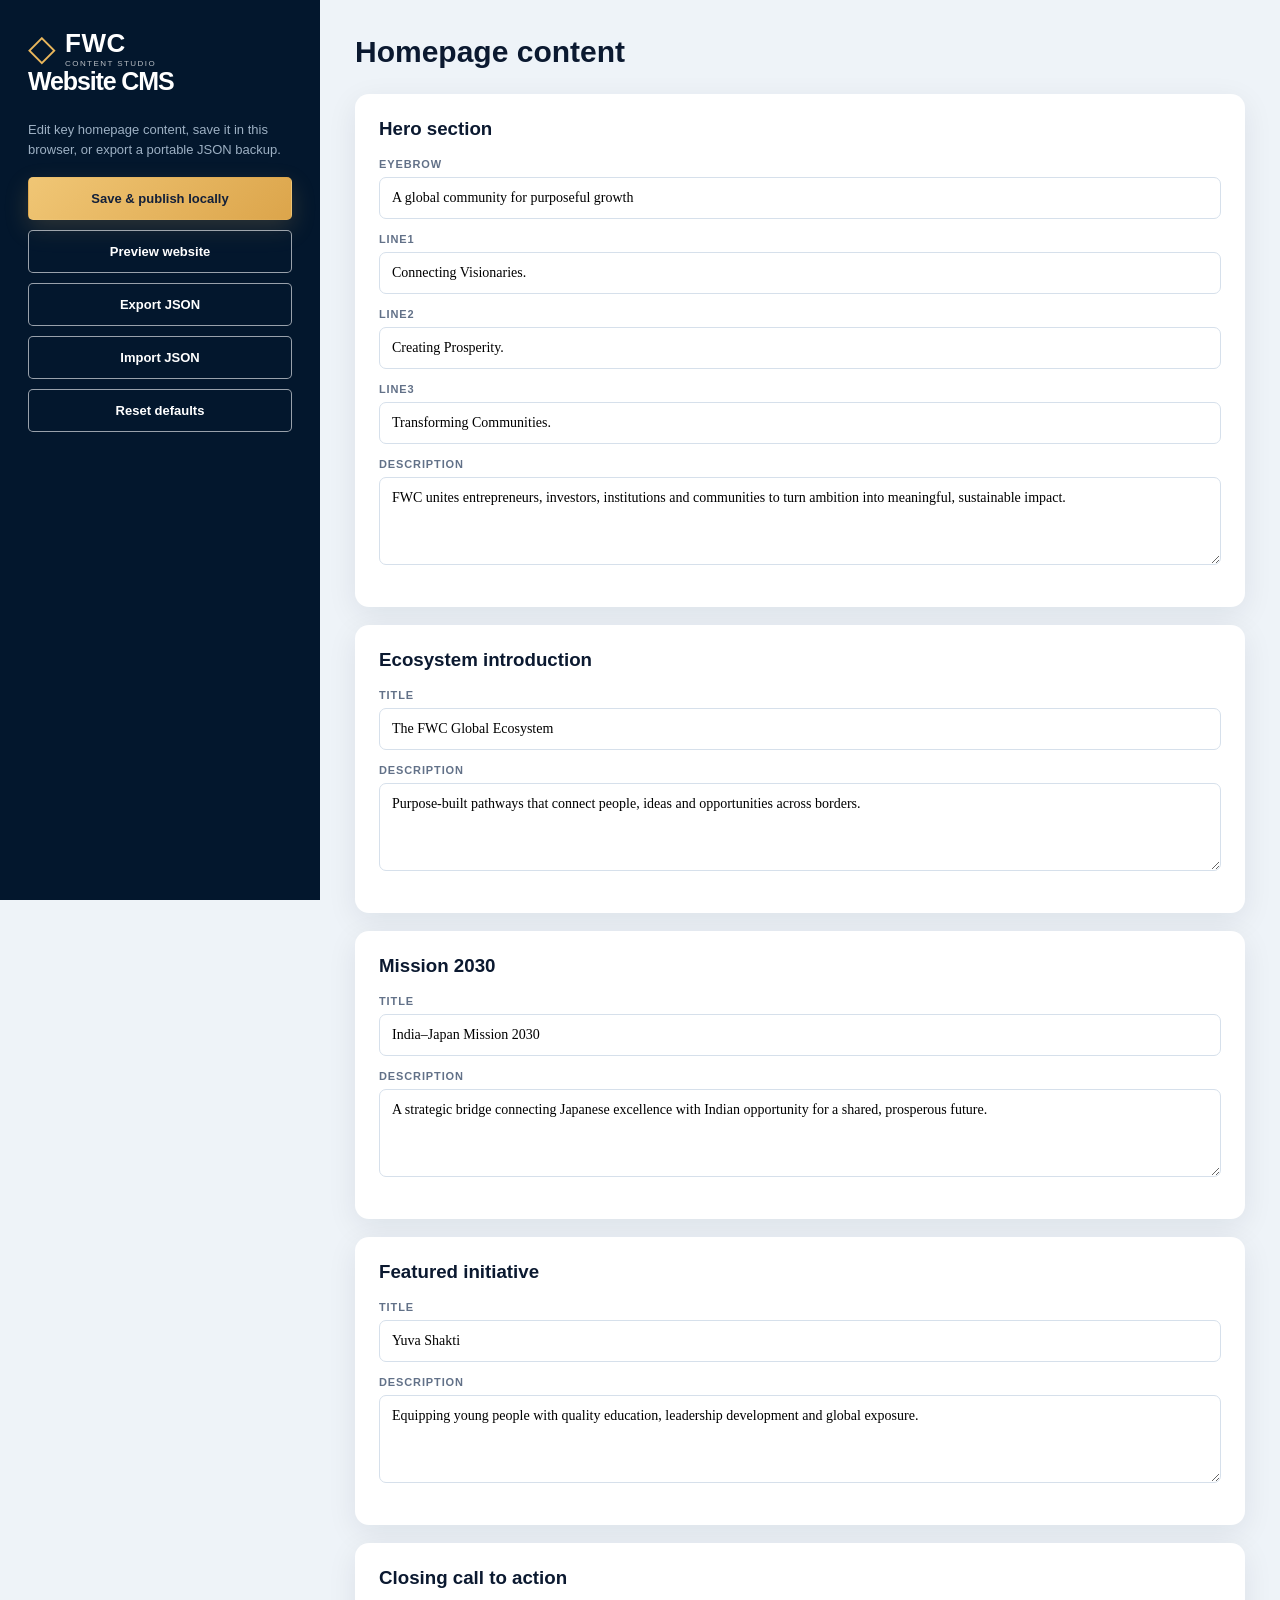
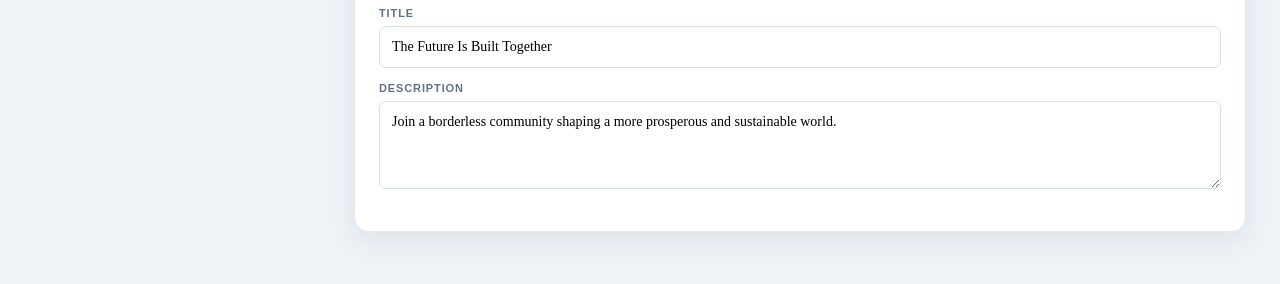
<file: admin.html>
<!doctype html><html lang="en"><head><meta charset="UTF-8"><meta name="viewport" content="width=device-width,initial-scale=1"><title>FWC Content Studio</title><link rel="stylesheet" href="styles.css"><style>
body{background:#eef3f8}.cms-shell{display:grid;grid-template-columns:320px 1fr;min-height:100vh}.cms-sidebar{background:#03172d;color:#fff;padding:28px;position:sticky;top:0;height:100vh;overflow:auto}.cms-sidebar h1{font-size:25px}.cms-sidebar p{color:#9db0c3;font-size:13px;line-height:1.5}.cms-sidebar .btn{width:100%;margin:5px 0}.cms-main{padding:35px}.cms-main h2{font-size:30px}.cms-card{background:#fff;border-radius:14px;padding:24px;box-shadow:0 8px 30px rgba(3,23,45,.08);margin-bottom:18px}.cms-card h3{margin-bottom:18px}.field{display:block;margin:14px 0}.field span{display:block;font-size:11px;text-transform:uppercase;letter-spacing:.08em;font-weight:800;color:#627188;margin-bottom:7px}.field input,.field textarea{width:100%;padding:12px;border:1px solid #d6e0eb;border-radius:7px;font:14px "DM Sans";outline:none}.field textarea{min-height:88px;resize:vertical}.notice{display:none;background:#e4f7e9;color:#176735;padding:12px;border-radius:8px;margin-bottom:16px}.notice.show{display:block}.file{display:none}@media(max-width:760px){.cms-shell{grid-template-columns:1fr}.cms-sidebar{height:auto;position:relative}.cms-main{padding:20px}}
</style></head><body><div class="cms-shell"><aside class="cms-sidebar"><a class="brand" href="index.html"><span class="brand-mark">◇</span><span><strong>FWC</strong><small>Content Studio</small></span></a><h1>Website CMS</h1><p>Edit key homepage content, save it in this browser, or export a portable JSON backup.</p><button class="btn btn-gold" id="save">Save &amp; publish locally</button><a class="btn btn-ghost" href="index.html" target="_blank">Preview website</a><button class="btn btn-ghost" id="export">Export JSON</button><label class="btn btn-ghost">Import JSON<input class="file" type="file" id="import" accept=".json"></label><button class="btn btn-ghost" id="reset">Reset defaults</button></aside><main class="cms-main"><div class="notice" id="notice">Changes saved. Refresh the website preview to see them.</div><h2>Homepage content</h2><div id="form"></div></main></div><script src="admin.js"></script></body></html>
</file>
<file: styles.css>
:root{--navy:#03172d;--navy2:#06284b;--blue:#0c5cc4;--gold:#eab75c;--ink:#0b1930;--muted:#607087;--line:#dde5ef;--paper:#f7f9fc;--white:#fff;--radius:18px;--shadow:0 18px 50px rgba(4,25,48,.1)}
*{box-sizing:border-box}html{scroll-behavior:smooth}body{margin:0;color:var(--ink);font-family:"DM Sans",sans-serif;background:#fff}a{color:inherit;text-decoration:none}h1,h2,h3,h4,p{margin-top:0}h1,h2,h3,.brand strong{font-family:"Manrope",sans-serif}.container{width:min(1160px,calc(100% - 40px));margin:auto}
.site-header{height:78px;padding:0 max(20px,calc((100vw - 1160px)/2));display:flex;align-items:center;gap:28px;color:#fff;background:rgba(2,18,35,.92);position:absolute;z-index:20;width:100%;border-bottom:1px solid rgba(255,255,255,.1)}
.brand{display:flex;align-items:center;gap:9px;min-width:185px}.brand-mark{color:var(--gold);font-size:36px;line-height:1}.brand strong{display:block;font-size:26px;letter-spacing:.02em}.brand small{display:block;text-transform:uppercase;font-size:8px;letter-spacing:.18em;opacity:.72}
nav{display:flex;justify-content:center;gap:25px;flex:1;font-size:13px}nav a{opacity:.82}nav a:hover{opacity:1;color:var(--gold)}.btn{display:inline-flex;align-items:center;justify-content:center;gap:12px;padding:13px 19px;border-radius:5px;border:1px solid transparent;font-weight:700;font-size:13px;transition:.2s}.btn:hover{transform:translateY(-2px)}.btn-gold{color:#132039;background:linear-gradient(135deg,#f0c675,#dca54b);box-shadow:0 9px 25px rgba(231,180,88,.18)}.btn-ghost{color:#fff;border-color:rgba(255,255,255,.6);background:rgba(4,25,48,.25)}.header-cta{white-space:nowrap}.menu-toggle{display:none}
.hero{min-height:690px;color:#fff;background:linear-gradient(90deg,rgba(1,16,33,.98) 0%,rgba(1,17,34,.85) 42%,rgba(1,20,41,.2) 72%),url("assets/hero.jpg") center/cover;position:relative;padding-top:78px;overflow:hidden}.hero:after{content:"";position:absolute;inset:0;background-image:radial-gradient(circle at 65% 24%,rgba(98,180,255,.28),transparent 27%),linear-gradient(transparent 95%,rgba(255,255,255,.1) 95%);pointer-events:none}.hero-glow{position:absolute;width:520px;height:520px;border:1px solid rgba(116,195,255,.2);border-radius:50%;right:7%;top:40px;box-shadow:0 0 80px rgba(56,149,255,.12)}.hero-content{position:relative;z-index:2;padding-top:115px}.eyebrow{text-transform:uppercase;letter-spacing:.16em;font-size:11px;font-weight:800;color:var(--blue);margin-bottom:13px}.hero .eyebrow,.mission .eyebrow,.cta .eyebrow{color:var(--gold)}h1{font-size:clamp(42px,5vw,68px);line-height:1.08;letter-spacing:-.045em;max-width:720px;margin-bottom:25px}h1 em{color:var(--gold);font-style:normal}.lead{font-size:17px;line-height:1.65;max-width:590px;color:#d7e1ec;margin-bottom:30px}.button-row{display:flex;gap:12px}.stats{position:absolute;z-index:3;left:50%;transform:translateX(-50%);bottom:28px;display:grid;grid-template-columns:repeat(6,1fr);background:rgba(5,39,74,.74);border:1px solid rgba(115,181,237,.15);backdrop-filter:blur(16px);border-radius:10px}.stat{padding:18px 16px;border-right:1px solid rgba(255,255,255,.14)}.stat:last-child{border:0}.stat strong{display:block;color:#fff;font:700 22px "Manrope";margin-bottom:4px}.stat span{font-size:10px;color:#c7d4e2}
.trust-strip{text-align:center;padding:25px 20px;border-bottom:1px solid var(--line)}.trust-strip p{text-transform:uppercase;letter-spacing:.16em;font-size:9px;color:#7c8797;font-weight:700}.logo-row{display:flex;align-items:center;justify-content:center;gap:54px;flex-wrap:wrap;color:#586276;font:700 19px Georgia;filter:grayscale(1)}
.section{padding:86px 0}.section-heading{text-align:center;max-width:700px;margin:0 auto 38px}.section-heading h2,.split-heading h2,.mission h2,.cta h2{font-size:clamp(28px,3vw,42px);letter-spacing:-.035em;margin-bottom:12px}.section-heading>p:last-child{color:var(--muted);line-height:1.6}.compact{margin-bottom:30px}.card-grid{display:grid;grid-template-columns:repeat(4,1fr);gap:14px}.eco-card{border:1px solid var(--line);border-radius:12px;padding:22px;min-height:190px;position:relative;transition:.25s;background:#fff}.eco-card:hover{transform:translateY(-5px);box-shadow:var(--shadow);border-color:#b7cff1}.eco-icon,.opp-icon{width:48px;height:48px;display:grid;place-items:center;border-radius:50%;font-size:24px;background:linear-gradient(135deg,var(--blue),#032c64);color:#fff;margin-bottom:17px}.eco-card:nth-child(3n+2) .eco-icon{background:linear-gradient(135deg,#7436ba,#4b1386)}.eco-card:nth-child(3n) .eco-icon{background:linear-gradient(135deg,#d64a41,#941f25)}.eco-card h3{font-size:16px}.eco-card p{color:var(--muted);font-size:13px;line-height:1.55}.eco-card b{position:absolute;right:20px;bottom:15px;color:var(--blue)}
.mission{min-height:420px;display:grid;grid-template-columns:42% 58%;color:#fff;background:var(--navy)}.mission-copy{padding:72px max(30px,calc((100vw - 1160px)/2));padding-right:50px}.mission-copy>p:not(.eyebrow){color:#ccdae9;line-height:1.65;max-width:520px}.mission-image{background:linear-gradient(90deg,var(--navy),transparent 20%),url("assets/mission.jpg") center/cover}.mission-tags{display:flex;gap:10px;flex-wrap:wrap;margin:25px 0}.mission-tags span{font-size:10px;padding:8px 10px;border:1px solid rgba(255,255,255,.2);border-radius:30px}
.initiatives{background:var(--paper)}.feature-panel{display:grid;grid-template-columns:34% 1fr 25%;gap:30px;align-items:center;background:#fff;padding:14px;border-radius:var(--radius);box-shadow:var(--shadow)}.feature-image{background:url("assets/people.jpg") center/cover;border-radius:12px;min-height:275px}.feature-copy{padding:15px 0}.kicker{font-size:11px;font-weight:800;color:var(--blue);text-transform:uppercase}.feature-copy h3{font-size:27px;margin:8px 0}.feature-copy p,.feature-copy li{font-size:13px;color:var(--muted);line-height:1.55}.feature-copy ul{padding-left:18px}.feature-copy a,.split-heading a{font-weight:800;font-size:12px;color:var(--blue)}.impact-box{display:grid;grid-template-columns:1fr 1fr;background:linear-gradient(145deg,#06284b,#03172d);color:#fff;border-radius:12px;padding:30px 24px;gap:7px 18px}.impact-box strong{font:700 24px "Manrope"}.impact-box span{font-size:10px;color:#bdcad9;margin-bottom:18px}
.split-heading{display:flex;align-items:end;justify-content:space-between;margin-bottom:24px}.split-heading h2{font-size:26px;margin:0}.opportunity-grid{display:grid;grid-template-columns:repeat(6,1fr);gap:12px}.opp-card{padding:18px;border:1px solid var(--line);border-radius:10px}.opp-icon{width:38px;height:38px;font-size:17px}.opp-card small{color:var(--muted);display:block}.opp-card strong{display:block;font-size:14px;margin:5px 0}.opp-card span{font-size:11px;color:var(--blue)}
.newsroom{padding-top:20px}.two-column{display:grid;grid-template-columns:1.15fr .85fr;gap:32px}.story-grid{display:grid;grid-template-columns:repeat(3,1fr);gap:12px}.story{min-height:260px;border-radius:12px;padding:18px;display:flex;flex-direction:column;justify-content:flex-end;color:#fff;background:linear-gradient(transparent,rgba(1,17,34,.97)),url("assets/hero.jpg") center/cover}.story:nth-child(2){background-image:linear-gradient(transparent,rgba(1,17,34,.97)),url("assets/people.jpg")}.story h3{font-size:16px;margin:8px 0}.story small{color:var(--gold)}.event{display:grid;grid-template-columns:55px 1fr auto;align-items:center;gap:16px;padding:15px 0;border-bottom:1px solid var(--line)}.date{text-align:center;border:1px solid var(--line);border-radius:7px;padding:8px 4px;font-weight:800}.date b{display:block;font-size:20px}.event h3{font-size:14px;margin:0 0 4px}.event p{font-size:11px;color:var(--muted);margin:0}.status{font-size:9px;color:#268243;background:#e8f6eb;padding:6px 9px;border-radius:20px}
.insights{background:var(--paper)}.insight-grid{display:grid;grid-template-columns:repeat(4,1fr);gap:14px}.insight-card{background:#fff;border:1px solid var(--line);border-radius:10px;padding:24px;min-height:190px}.insight-card span{font-size:10px;color:var(--blue);font-weight:800}.insight-card h3{font-size:17px;line-height:1.35;margin-top:13px}.insight-card a{font-size:11px;color:#aa7523;font-weight:800}
.cta{text-align:center;color:#fff;padding:72px 20px;background:radial-gradient(circle at 50% 0,rgba(27,112,200,.4),transparent 45%),var(--navy)}.cta p:not(.eyebrow){color:#c5d2df}.centered{justify-content:center}footer{background:#02111f;color:#c5d0dd;padding:55px 0 25px}.footer-grid{display:grid;grid-template-columns:2fr repeat(3,1fr);gap:50px}.footer-grid h4{color:#fff;margin-bottom:14px}.footer-grid>div>a{display:block;font-size:12px;margin:9px 0;color:#9dadbe}.footer-brand{color:#fff}.copyright{margin-top:45px;padding-top:18px;border-top:1px solid rgba(255,255,255,.1);font-size:11px;color:#718296}
@media(max-width:900px){.site-header{position:absolute}.header-cta,nav{display:none}.menu-toggle{display:block;margin-left:auto;background:none;border:0;width:42px;height:42px}.menu-toggle span{display:block;height:2px;background:#fff;margin:7px}.site-header.open nav{display:flex;position:absolute;top:78px;left:0;right:0;flex-direction:column;background:#03172d;padding:25px}.hero{min-height:780px}.hero-content{padding-top:85px}.stats{grid-template-columns:repeat(3,1fr)}.card-grid{grid-template-columns:repeat(2,1fr)}.mission{grid-template-columns:1fr}.mission-image{min-height:300px;order:-1;background-image:linear-gradient(0deg,var(--navy),transparent 30%),url("assets/mission.jpg")}.mission-copy{padding:45px 30px}.feature-panel{grid-template-columns:1fr 1fr}.impact-box{grid-column:1/-1}.opportunity-grid{grid-template-columns:repeat(3,1fr)}.two-column{grid-template-columns:1fr}.insight-grid{grid-template-columns:repeat(2,1fr)}}
@media(max-width:600px){.container{width:min(100% - 28px,1160px)}.section{padding:62px 0}.hero{min-height:860px;background-position:62% center}.hero-content{padding-top:65px}h1{font-size:42px}.lead{font-size:15px}.button-row{flex-direction:column;align-items:stretch}.stats{bottom:20px;grid-template-columns:repeat(2,1fr)}.stat:nth-child(even){border-right:0}.stat strong{font-size:18px}.trust-strip{overflow:hidden}.logo-row{gap:28px;flex-wrap:nowrap;width:max-content;animation:marquee 18s linear infinite}.card-grid,.feature-panel,.story-grid,.insight-grid{grid-template-columns:1fr}.eco-card{min-height:165px}.feature-image{min-height:240px}.impact-box{grid-column:auto}.opportunity-grid{display:flex;overflow:auto;scroll-snap-type:x mandatory;padding-bottom:8px}.opp-card{min-width:165px;scroll-snap-align:start}.split-heading{align-items:start;gap:15px}.footer-grid{grid-template-columns:1fr 1fr}.footer-brand{grid-column:1/-1}.event{grid-template-columns:50px 1fr}.status{display:none}}@keyframes marquee{to{transform:translateX(-50%)}}
</file>
